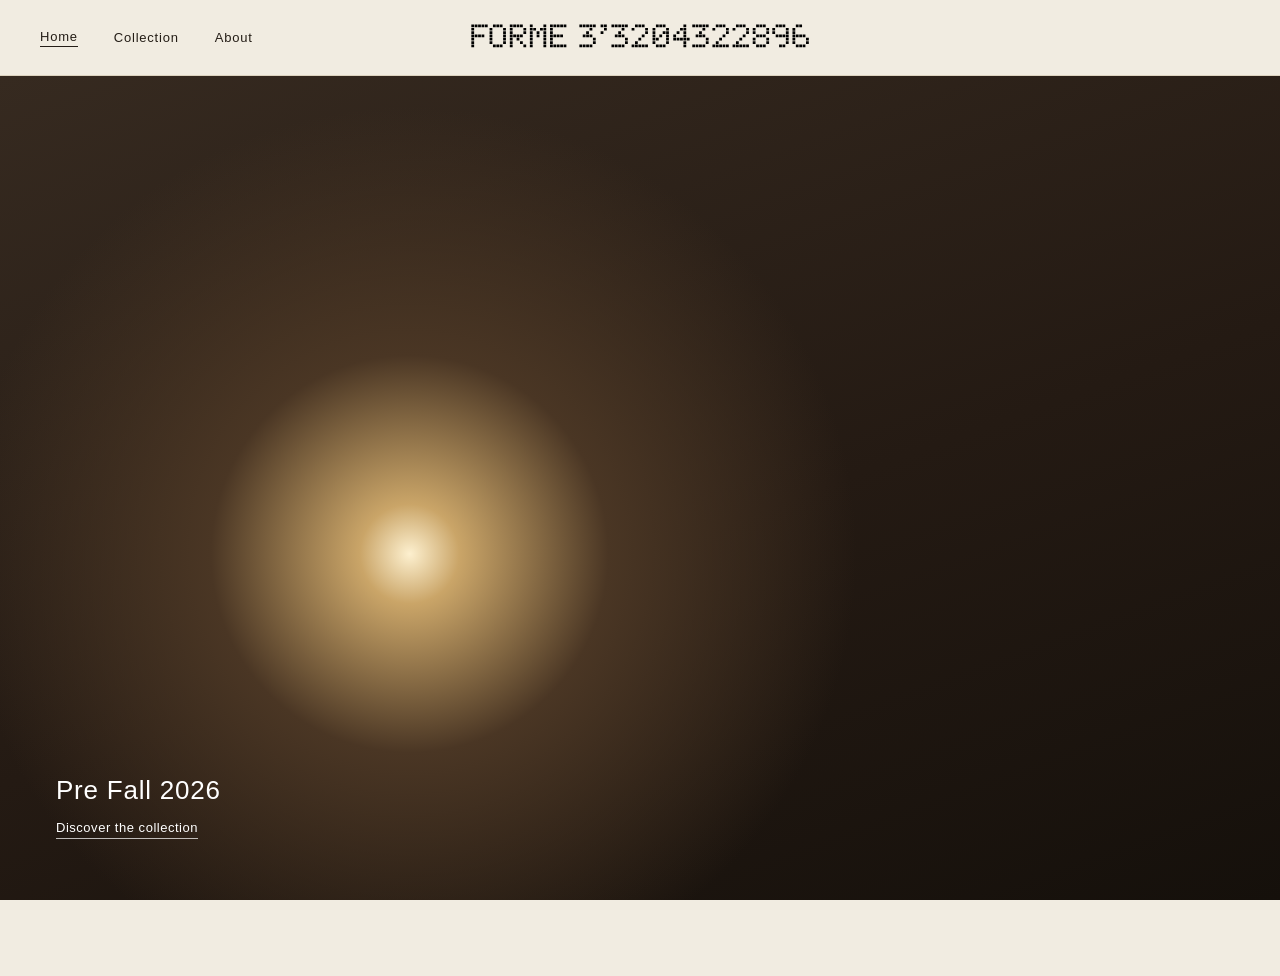
<file: index.html>
<!DOCTYPE html>
<html lang="en">
<head>
<meta charset="UTF-8">
<meta name="viewport" content="width=device-width, initial-scale=1.0">
<title>Maison — Home</title>
<link rel="stylesheet" href="style.css?v=17">
</head>
<body>

<nav class="site-nav">
  <div class="nav-links">
    <a href="index.html" class="active">Home</a>
    <div class="nav-item">
      <a href="collection.html">Collection</a>
      <div class="nav-dropdown">
            <a href="seasons/season-latest.html" class="latest">SS 26 (Latest Collection)</a>
        <a href="seasons/season-1.html">FW 2025</a>
        <a href="seasons/season-2.html">SS 2025</a>
        <a href="seasons/season-3.html">FW 2024</a>
        <a href="seasons/season-4.html">SS 2024</a>
        <a href="seasons/season-5.html">FW 2023</a>
      </div>
    </div>
    <a href="about.html">About</a>
  </div>
  <div class="logo"><a href="index.html"><img src="logo.svg" alt="Logo" class="logo-img"></a></div>
</nav>

<div class="snap-wrap">

  <section class="snap-section section-intro">
    <div class="placeholder-landscape"></div>
    <video class="intro-video" autoplay muted loop playsinline preload="auto">
      <source src="videos/intro.mp4" type="video/mp4">
    </video>
    <div class="intro-scrim"></div>
    <h1>Forming austere simplicity since 2004.</h1>
    <div class="scroll-hint">SCROLL</div>
  </section>

  <section class="snap-section section-statement">
    <p>Every piece begins as an idea about volume, then a fabric,
    then a single line. We work slowly, in small numbers,
    for people who wear clothes rather than trends.</p>
  </section>

  <section class="snap-section section-latest">
    <div class="placeholder-photo"></div>
    <div class="season-caption">
      <p class="season-label">Pre Fall 2026</p>
      <a href="seasons/season-latest.html">Discover the collection</a>
    </div>
  </section>

</div>

</body>
</html>
</file>
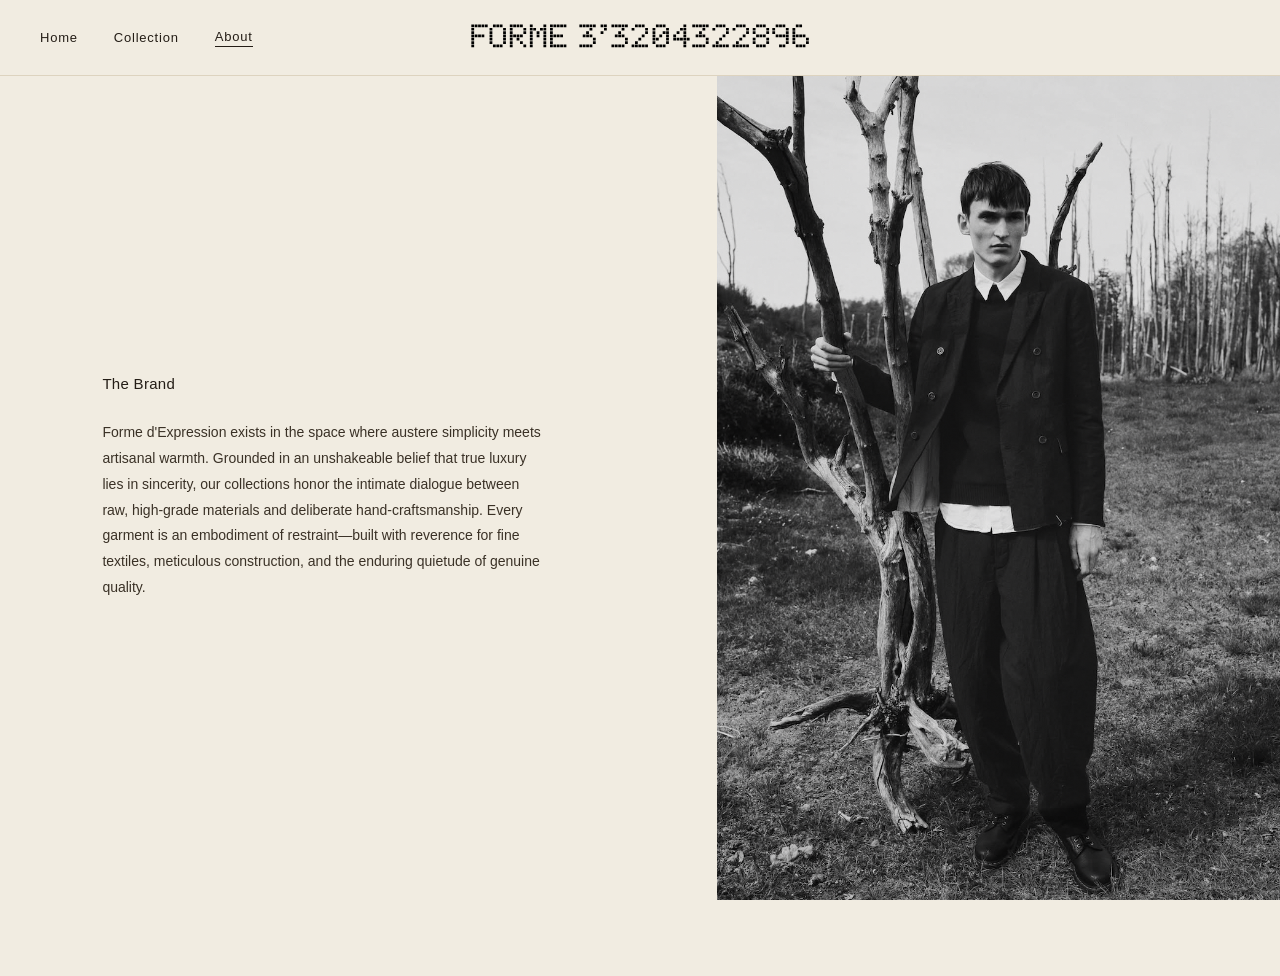
<file: about.html>
<!DOCTYPE html>
<html lang="en">
<head>
<meta charset="UTF-8">
<meta name="viewport" content="width=device-width, initial-scale=1.0">
<title>Maison — About</title>
<link rel="stylesheet" href="style.css?v=17">
</head>
<body>

<nav class="site-nav">
  <div class="nav-links">
    <a href="index.html">Home</a>
    <div class="nav-item">
      <a href="collection.html">Collection</a>
      <div class="nav-dropdown">
            <a href="seasons/season-latest.html" class="latest">SS 26 (Latest Collection)</a>
        <a href="seasons/season-1.html">FW 2025</a>
        <a href="seasons/season-2.html">SS 2025</a>
        <a href="seasons/season-3.html">FW 2024</a>
        <a href="seasons/season-4.html">SS 2024</a>
        <a href="seasons/season-5.html">FW 2023</a>
      </div>
    </div>
    <a href="about.html" class="active">About</a>
  </div>
  <div class="logo"><a href="index.html"><img src="logo.svg" alt="Logo" class="logo-img"></a></div>
</nav>

<main class="page about-page">
  <div class="about-text">
    <div class="about-text-inner">
      <h1>The Brand</h1>
      <p>Forme d'Expression exists in the space where austere simplicity
      meets artisanal warmth. Grounded in an unshakeable belief that true
      luxury lies in sincerity, our collections honor the intimate
      dialogue between raw, high-grade materials and deliberate
      hand-craftsmanship. Every garment is an embodiment of
      restraint—built with reverence for fine textiles, meticulous
      construction, and the enduring quietude of genuine quality.</p>
    </div>
  </div>
  <div class="about-photo">
    <img src="images/about.jpg" alt="">
  </div>
</main>

</body>
</html>
</file>
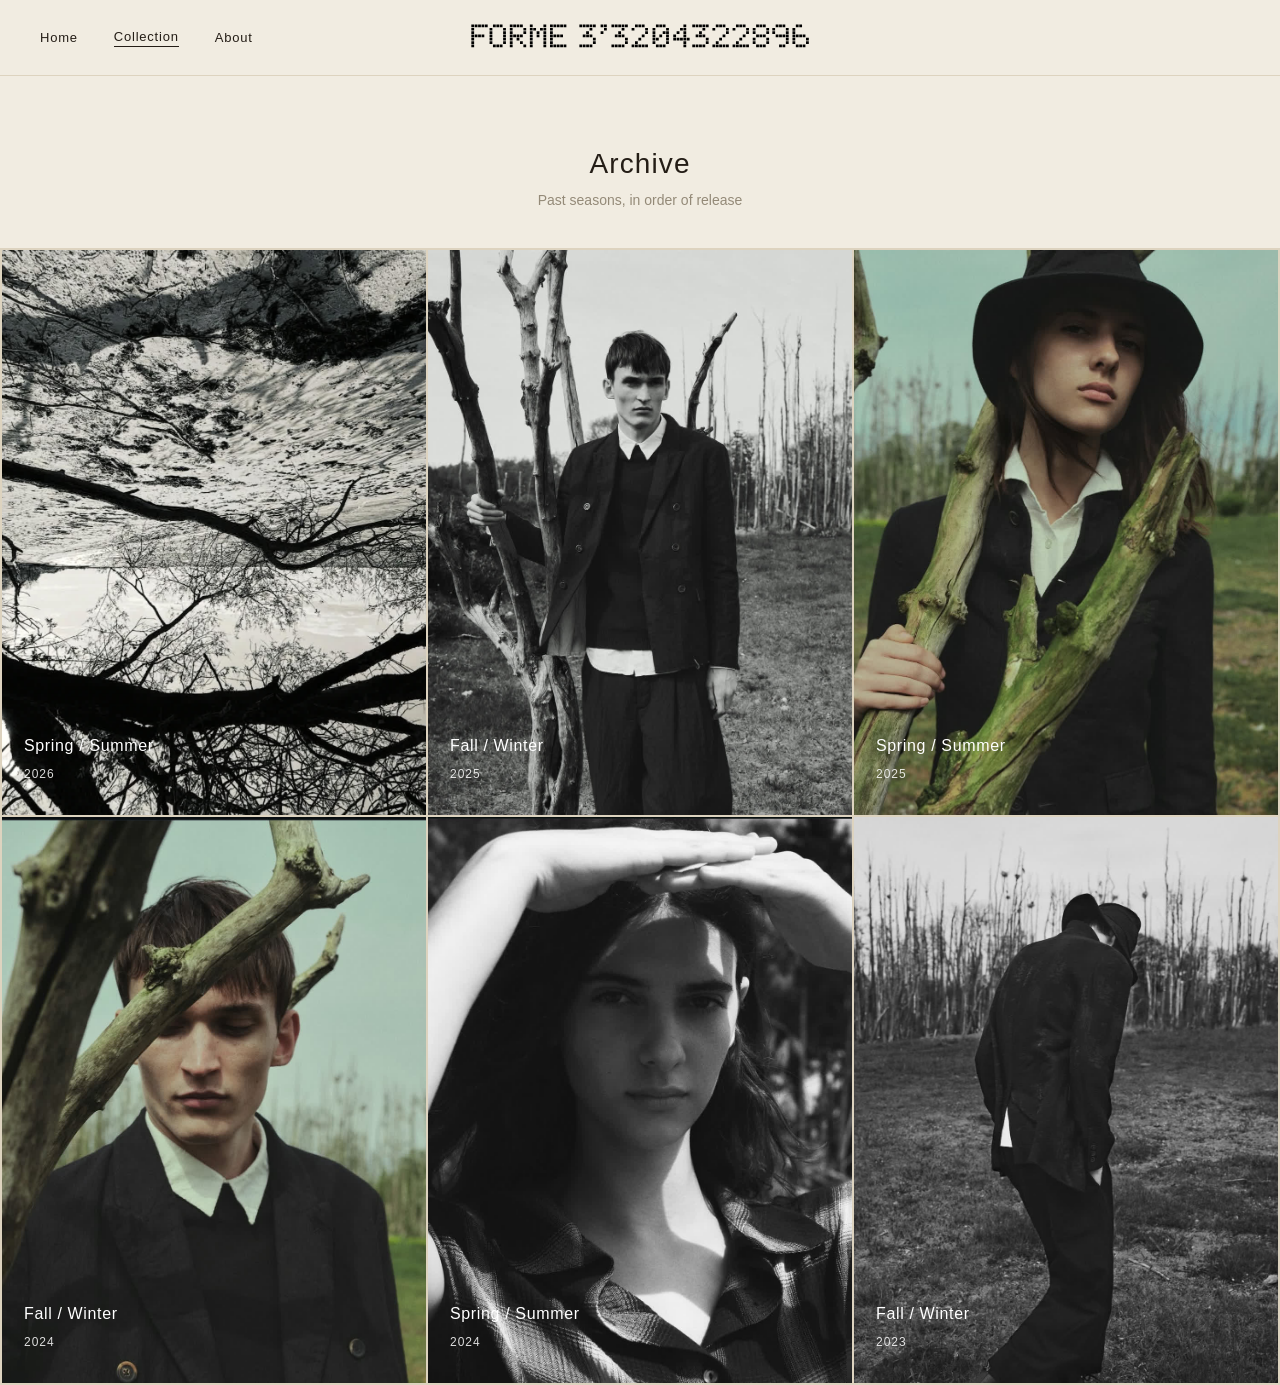
<file: collection.html>
<!DOCTYPE html>
<html lang="en">
<head>
<meta charset="UTF-8">
<meta name="viewport" content="width=device-width, initial-scale=1.0">
<title>Maison — Collection</title>
<link rel="stylesheet" href="style.css?v=17">
</head>
<body>

<nav class="site-nav">
  <div class="nav-links">
    <a href="index.html">Home</a>
    <div class="nav-item">
      <a href="collection.html" class="active">Collection</a>
      <div class="nav-dropdown">
            <a href="seasons/season-latest.html" class="latest">SS 26 (Latest Collection)</a>
        <a href="seasons/season-1.html">FW 2025</a>
        <a href="seasons/season-2.html">SS 2025</a>
        <a href="seasons/season-3.html">FW 2024</a>
        <a href="seasons/season-4.html">SS 2024</a>
        <a href="seasons/season-5.html">FW 2023</a>
      </div>
    </div>
    <a href="about.html">About</a>
  </div>
  <div class="logo"><a href="index.html"><img src="logo.svg" alt="Logo" class="logo-img"></a></div>
</nav>

<main class="page">

  <div class="collection-header">
    <h1>Archive</h1>
    <p>Past seasons, in order of release</p>
  </div>

  <div class="archive-grid">

    <a class="archive-card" href="seasons/season-latest.html">
      <img class="archive-photo" src="images/seasons/nature_canopy.jpg" alt="">
      <div class="card-caption">
        <p class="season-name">Spring / Summer</p>
        <p class="season-year">2026</p>
      </div>
    </a>

    <a class="archive-card" href="seasons/season-1.html">
      <img class="archive-photo" src="images/seasons/bw_standing_tree.jpg" alt="">
      <div class="card-caption">
        <p class="season-name">Fall / Winter</p>
        <p class="season-year">2025</p>
      </div>
    </a>

    <a class="archive-card" href="seasons/season-2.html">
      <img class="archive-photo" src="images/seasons/color_hat_branches.jpg" alt="">
      <div class="card-caption">
        <p class="season-name">Spring / Summer</p>
        <p class="season-year">2025</p>
      </div>
    </a>

    <a class="archive-card" href="seasons/season-3.html">
      <img class="archive-photo" src="images/seasons/color_branch_head.jpg" alt="">
      <div class="card-caption">
        <p class="season-name">Fall / Winter</p>
        <p class="season-year">2024</p>
      </div>
    </a>

    <a class="archive-card" href="seasons/season-4.html">
      <img class="archive-photo" src="images/seasons/portrait_plaid.jpg" alt="">
      <div class="card-caption">
        <p class="season-name">Spring / Summer</p>
        <p class="season-year">2024</p>
      </div>
    </a>

    <a class="archive-card" href="seasons/season-5.html">
      <img class="archive-photo" src="images/seasons/bw_walking_away.jpg" alt="">
      <div class="card-caption">
        <p class="season-name">Fall / Winter</p>
        <p class="season-year">2023</p>
      </div>
    </a>

  </div>

</main>

</body>
</html>
</file>
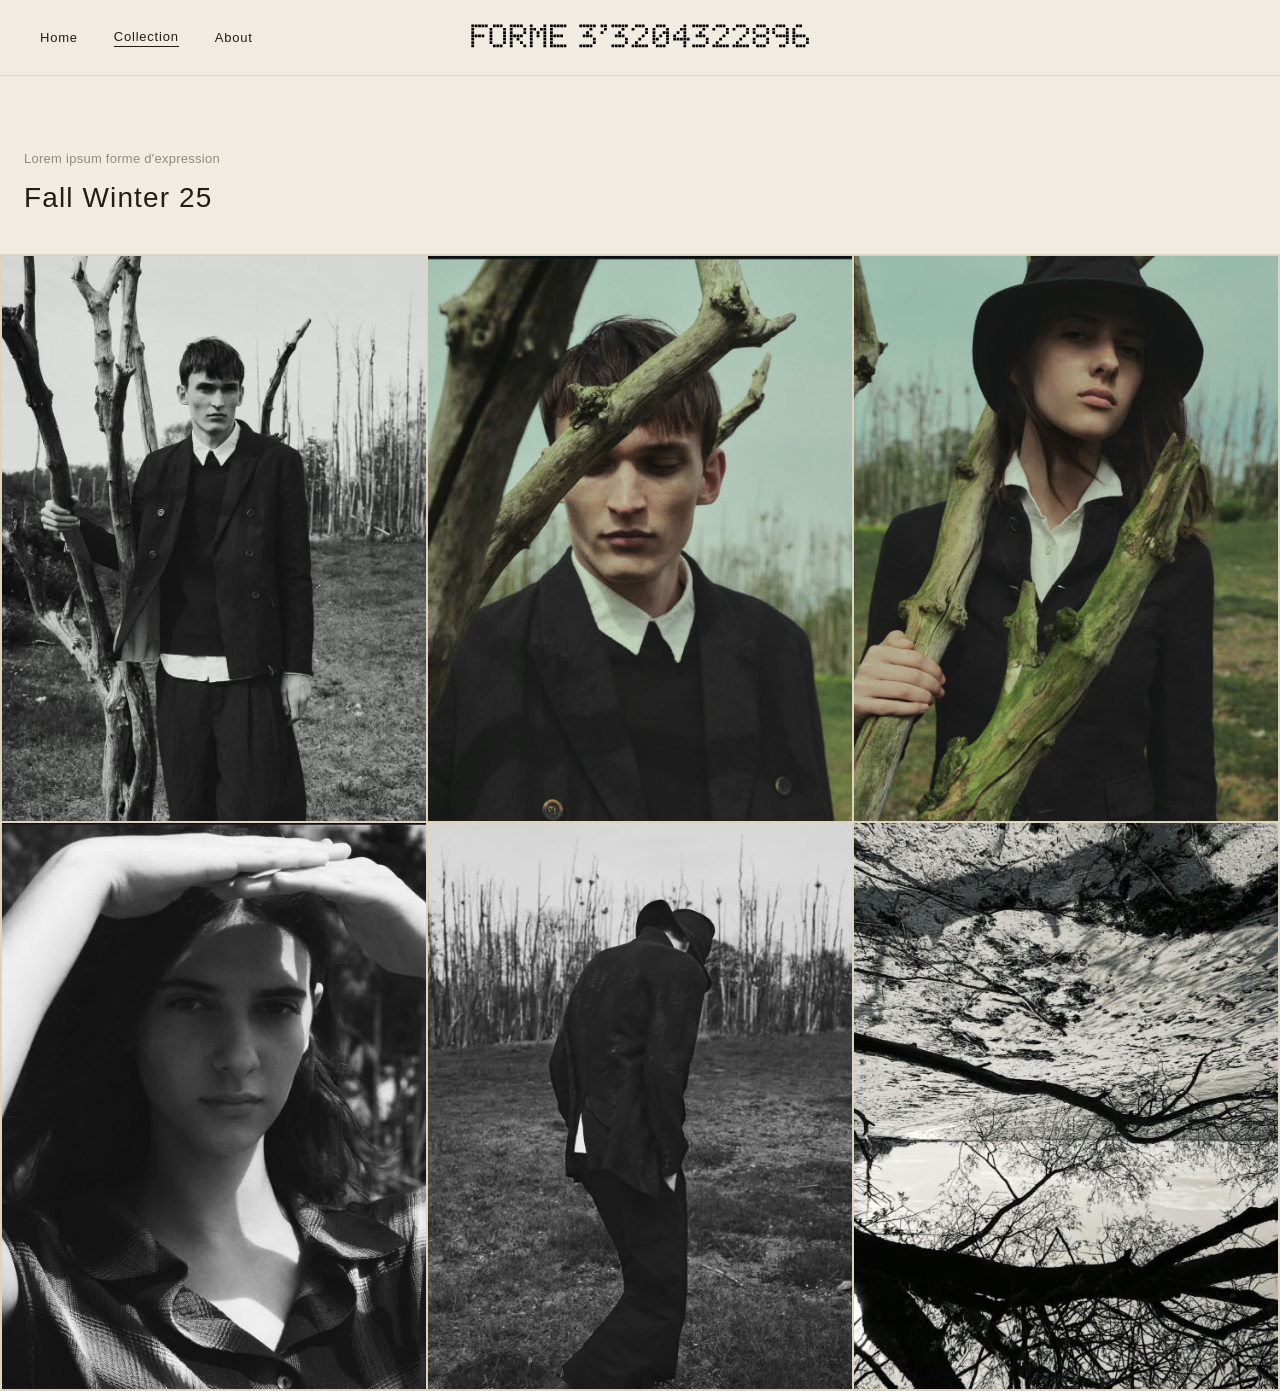
<file: seasons/season-1.html>
<!DOCTYPE html>
<html lang="en">
<head>
<meta charset="UTF-8">
<meta name="viewport" content="width=device-width, initial-scale=1.0">
<title>Forme d'Expression — Fall Winter 25</title>
<link rel="stylesheet" href="../style.css?v=17">
</head>
<body>

<nav class="site-nav">
  <div class="nav-links">
    <a href="../index.html">Home</a>
    <div class="nav-item">
      <a href="../collection.html" class="active">Collection</a>
      <div class="nav-dropdown">
            <a href="season-latest.html" class="latest">SS 26 (Latest Collection)</a>
        <a href="season-1.html">FW 2025</a>
        <a href="season-2.html">SS 2025</a>
        <a href="season-3.html">FW 2024</a>
        <a href="season-4.html">SS 2024</a>
        <a href="season-5.html">FW 2023</a>
      </div>
    </div>
    <a href="../about.html">About</a>
  </div>
  <div class="logo"><a href="../index.html"><img src="../logo.svg" alt="Logo" class="logo-img"></a></div>
</nav>

<main class="page season-page">
  <div class="season-header">
    <p class="season-kicker">Lorem ipsum forme d'expression</p>
    <h1>Fall Winter 25</h1>
  </div>
  <div class="season-grid">
    <div class="season-photo"><img src="../images/seasons/bw_standing_tree.jpg" alt=""></div>
    <div class="season-photo"><img src="../images/seasons/color_branch_head.jpg" alt=""></div>
    <div class="season-photo"><img src="../images/seasons/color_hat_branches.jpg" alt=""></div>
    <div class="season-photo"><img src="../images/seasons/portrait_plaid.jpg" alt=""></div>
    <div class="season-photo"><img src="../images/seasons/bw_walking_away.jpg" alt=""></div>
    <div class="season-photo"><img src="../images/seasons/nature_canopy.jpg" alt=""></div>
  </div>
</main>

</body>
</html>
</file>
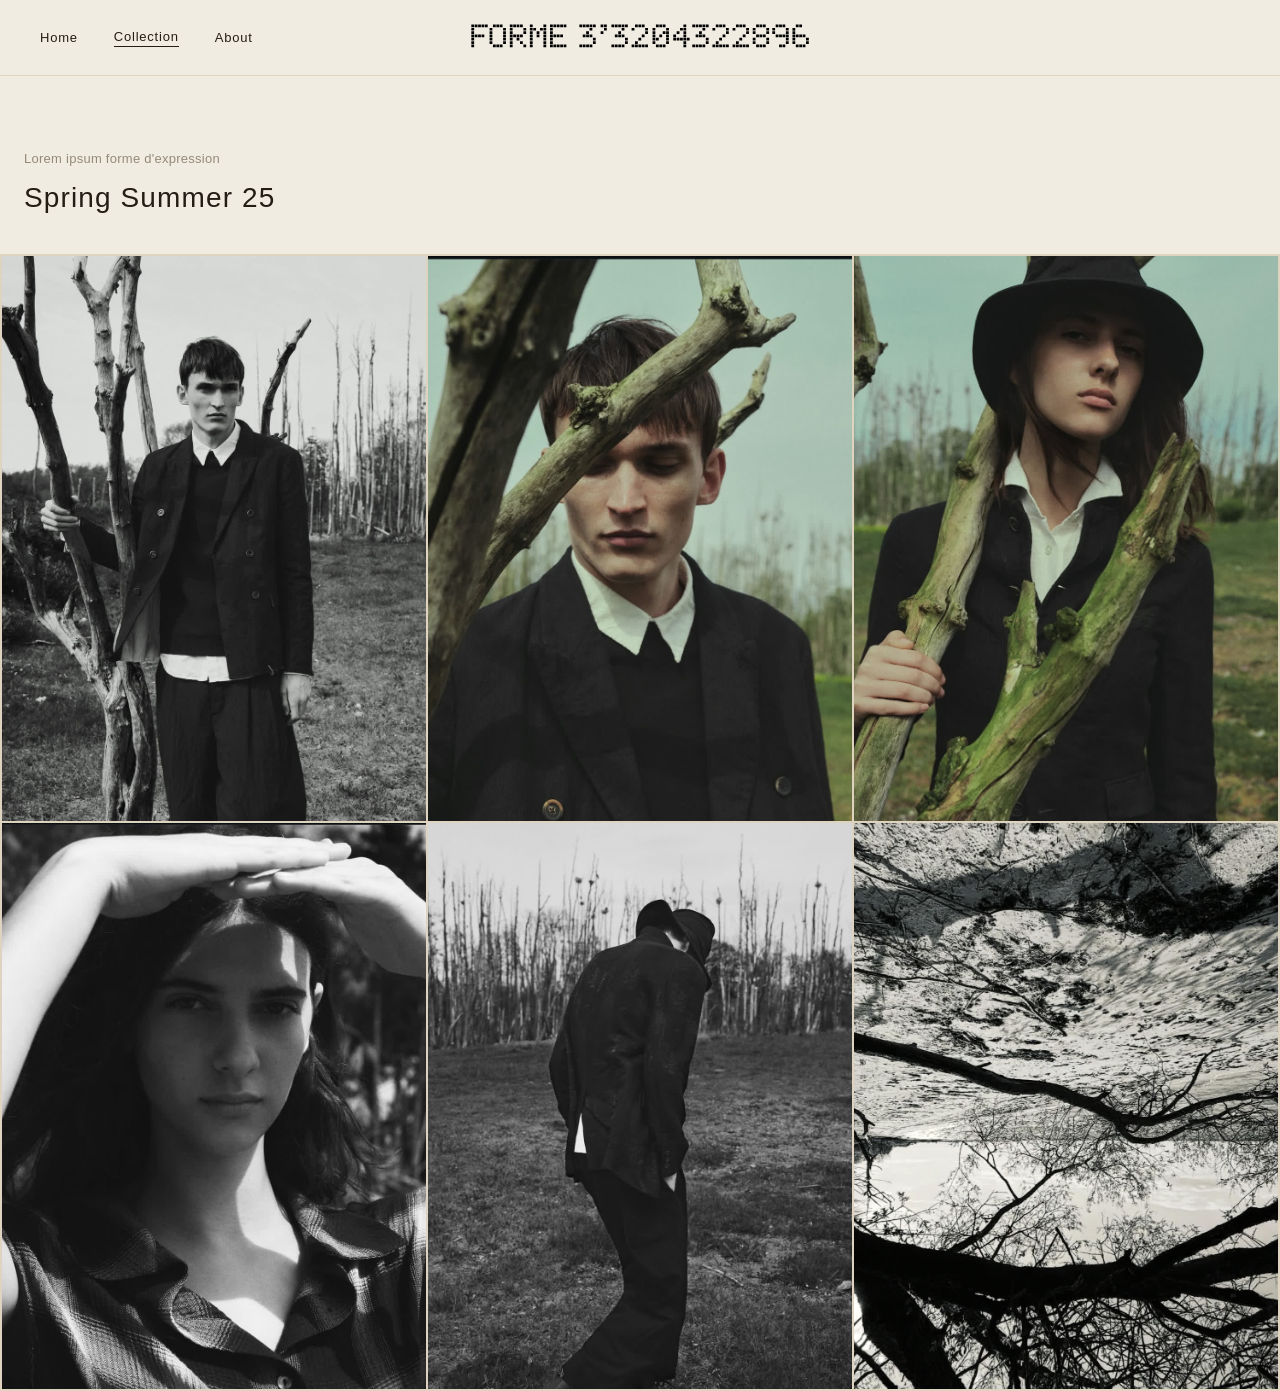
<file: seasons/season-2.html>
<!DOCTYPE html>
<html lang="en">
<head>
<meta charset="UTF-8">
<meta name="viewport" content="width=device-width, initial-scale=1.0">
<title>Forme d'Expression — Spring Summer 25</title>
<link rel="stylesheet" href="../style.css?v=17">
</head>
<body>

<nav class="site-nav">
  <div class="nav-links">
    <a href="../index.html">Home</a>
    <div class="nav-item">
      <a href="../collection.html" class="active">Collection</a>
      <div class="nav-dropdown">
            <a href="season-latest.html" class="latest">SS 26 (Latest Collection)</a>
        <a href="season-1.html">FW 2025</a>
        <a href="season-2.html">SS 2025</a>
        <a href="season-3.html">FW 2024</a>
        <a href="season-4.html">SS 2024</a>
        <a href="season-5.html">FW 2023</a>
      </div>
    </div>
    <a href="../about.html">About</a>
  </div>
  <div class="logo"><a href="../index.html"><img src="../logo.svg" alt="Logo" class="logo-img"></a></div>
</nav>

<main class="page season-page">
  <div class="season-header">
    <p class="season-kicker">Lorem ipsum forme d'expression</p>
    <h1>Spring Summer 25</h1>
  </div>
  <div class="season-grid">
    <div class="season-photo"><img src="../images/seasons/bw_standing_tree.jpg" alt=""></div>
    <div class="season-photo"><img src="../images/seasons/color_branch_head.jpg" alt=""></div>
    <div class="season-photo"><img src="../images/seasons/color_hat_branches.jpg" alt=""></div>
    <div class="season-photo"><img src="../images/seasons/portrait_plaid.jpg" alt=""></div>
    <div class="season-photo"><img src="../images/seasons/bw_walking_away.jpg" alt=""></div>
    <div class="season-photo"><img src="../images/seasons/nature_canopy.jpg" alt=""></div>
  </div>
</main>

</body>
</html>
</file>
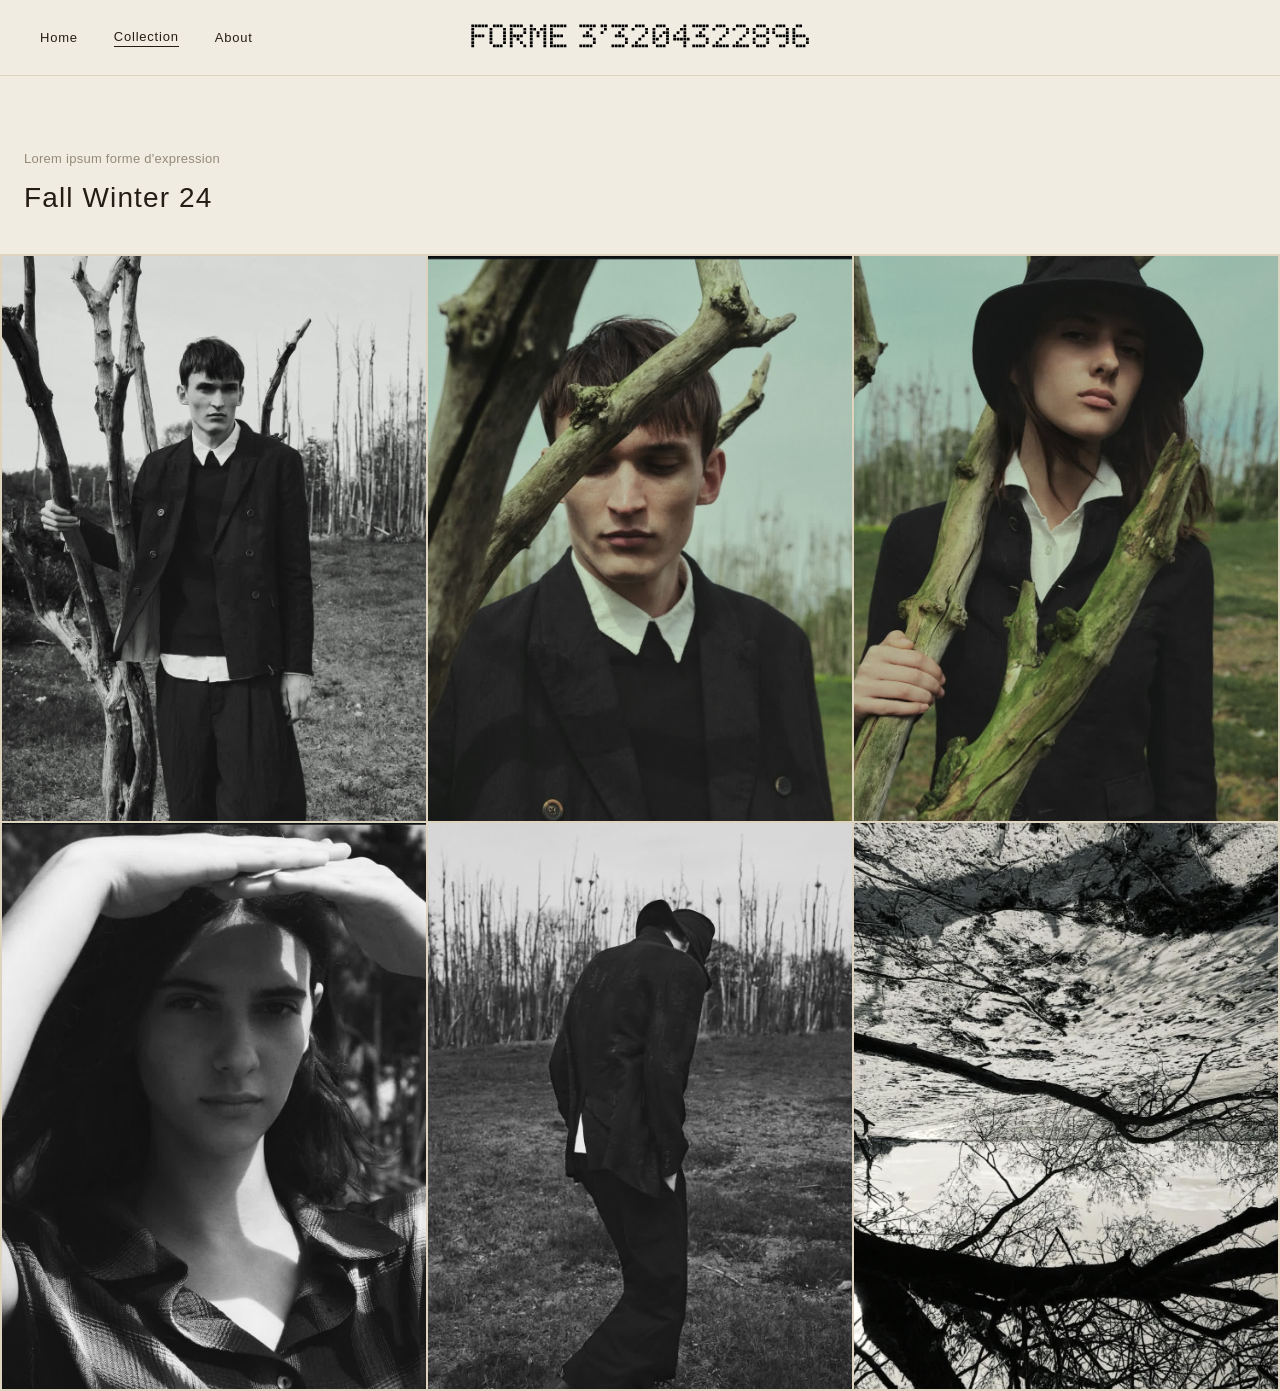
<file: seasons/season-3.html>
<!DOCTYPE html>
<html lang="en">
<head>
<meta charset="UTF-8">
<meta name="viewport" content="width=device-width, initial-scale=1.0">
<title>Forme d'Expression — Fall Winter 24</title>
<link rel="stylesheet" href="../style.css?v=17">
</head>
<body>

<nav class="site-nav">
  <div class="nav-links">
    <a href="../index.html">Home</a>
    <div class="nav-item">
      <a href="../collection.html" class="active">Collection</a>
      <div class="nav-dropdown">
            <a href="season-latest.html" class="latest">SS 26 (Latest Collection)</a>
        <a href="season-1.html">FW 2025</a>
        <a href="season-2.html">SS 2025</a>
        <a href="season-3.html">FW 2024</a>
        <a href="season-4.html">SS 2024</a>
        <a href="season-5.html">FW 2023</a>
      </div>
    </div>
    <a href="../about.html">About</a>
  </div>
  <div class="logo"><a href="../index.html"><img src="../logo.svg" alt="Logo" class="logo-img"></a></div>
</nav>

<main class="page season-page">
  <div class="season-header">
    <p class="season-kicker">Lorem ipsum forme d'expression</p>
    <h1>Fall Winter 24</h1>
  </div>
  <div class="season-grid">
    <div class="season-photo"><img src="../images/seasons/bw_standing_tree.jpg" alt=""></div>
    <div class="season-photo"><img src="../images/seasons/color_branch_head.jpg" alt=""></div>
    <div class="season-photo"><img src="../images/seasons/color_hat_branches.jpg" alt=""></div>
    <div class="season-photo"><img src="../images/seasons/portrait_plaid.jpg" alt=""></div>
    <div class="season-photo"><img src="../images/seasons/bw_walking_away.jpg" alt=""></div>
    <div class="season-photo"><img src="../images/seasons/nature_canopy.jpg" alt=""></div>
  </div>
</main>

</body>
</html>
</file>
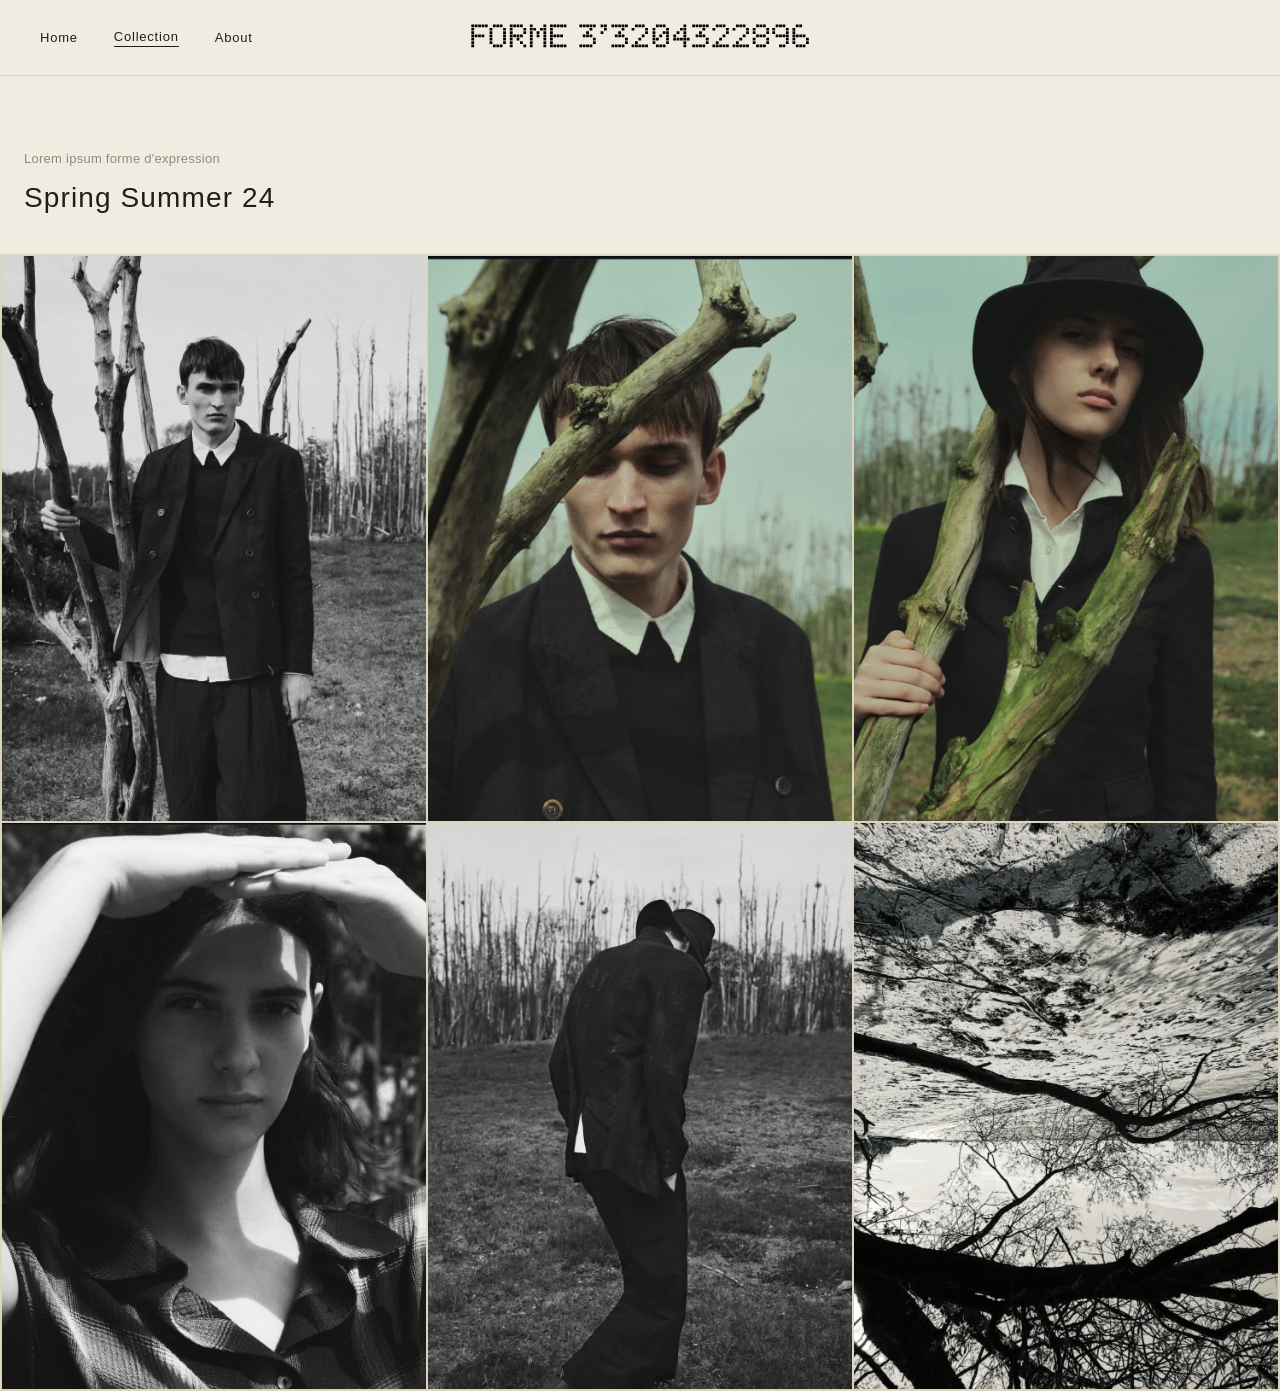
<file: seasons/season-4.html>
<!DOCTYPE html>
<html lang="en">
<head>
<meta charset="UTF-8">
<meta name="viewport" content="width=device-width, initial-scale=1.0">
<title>Forme d'Expression — Spring Summer 24</title>
<link rel="stylesheet" href="../style.css?v=17">
</head>
<body>

<nav class="site-nav">
  <div class="nav-links">
    <a href="../index.html">Home</a>
    <div class="nav-item">
      <a href="../collection.html" class="active">Collection</a>
      <div class="nav-dropdown">
            <a href="season-latest.html" class="latest">SS 26 (Latest Collection)</a>
        <a href="season-1.html">FW 2025</a>
        <a href="season-2.html">SS 2025</a>
        <a href="season-3.html">FW 2024</a>
        <a href="season-4.html">SS 2024</a>
        <a href="season-5.html">FW 2023</a>
      </div>
    </div>
    <a href="../about.html">About</a>
  </div>
  <div class="logo"><a href="../index.html"><img src="../logo.svg" alt="Logo" class="logo-img"></a></div>
</nav>

<main class="page season-page">
  <div class="season-header">
    <p class="season-kicker">Lorem ipsum forme d'expression</p>
    <h1>Spring Summer 24</h1>
  </div>
  <div class="season-grid">
    <div class="season-photo"><img src="../images/seasons/bw_standing_tree.jpg" alt=""></div>
    <div class="season-photo"><img src="../images/seasons/color_branch_head.jpg" alt=""></div>
    <div class="season-photo"><img src="../images/seasons/color_hat_branches.jpg" alt=""></div>
    <div class="season-photo"><img src="../images/seasons/portrait_plaid.jpg" alt=""></div>
    <div class="season-photo"><img src="../images/seasons/bw_walking_away.jpg" alt=""></div>
    <div class="season-photo"><img src="../images/seasons/nature_canopy.jpg" alt=""></div>
  </div>
</main>

</body>
</html>
</file>
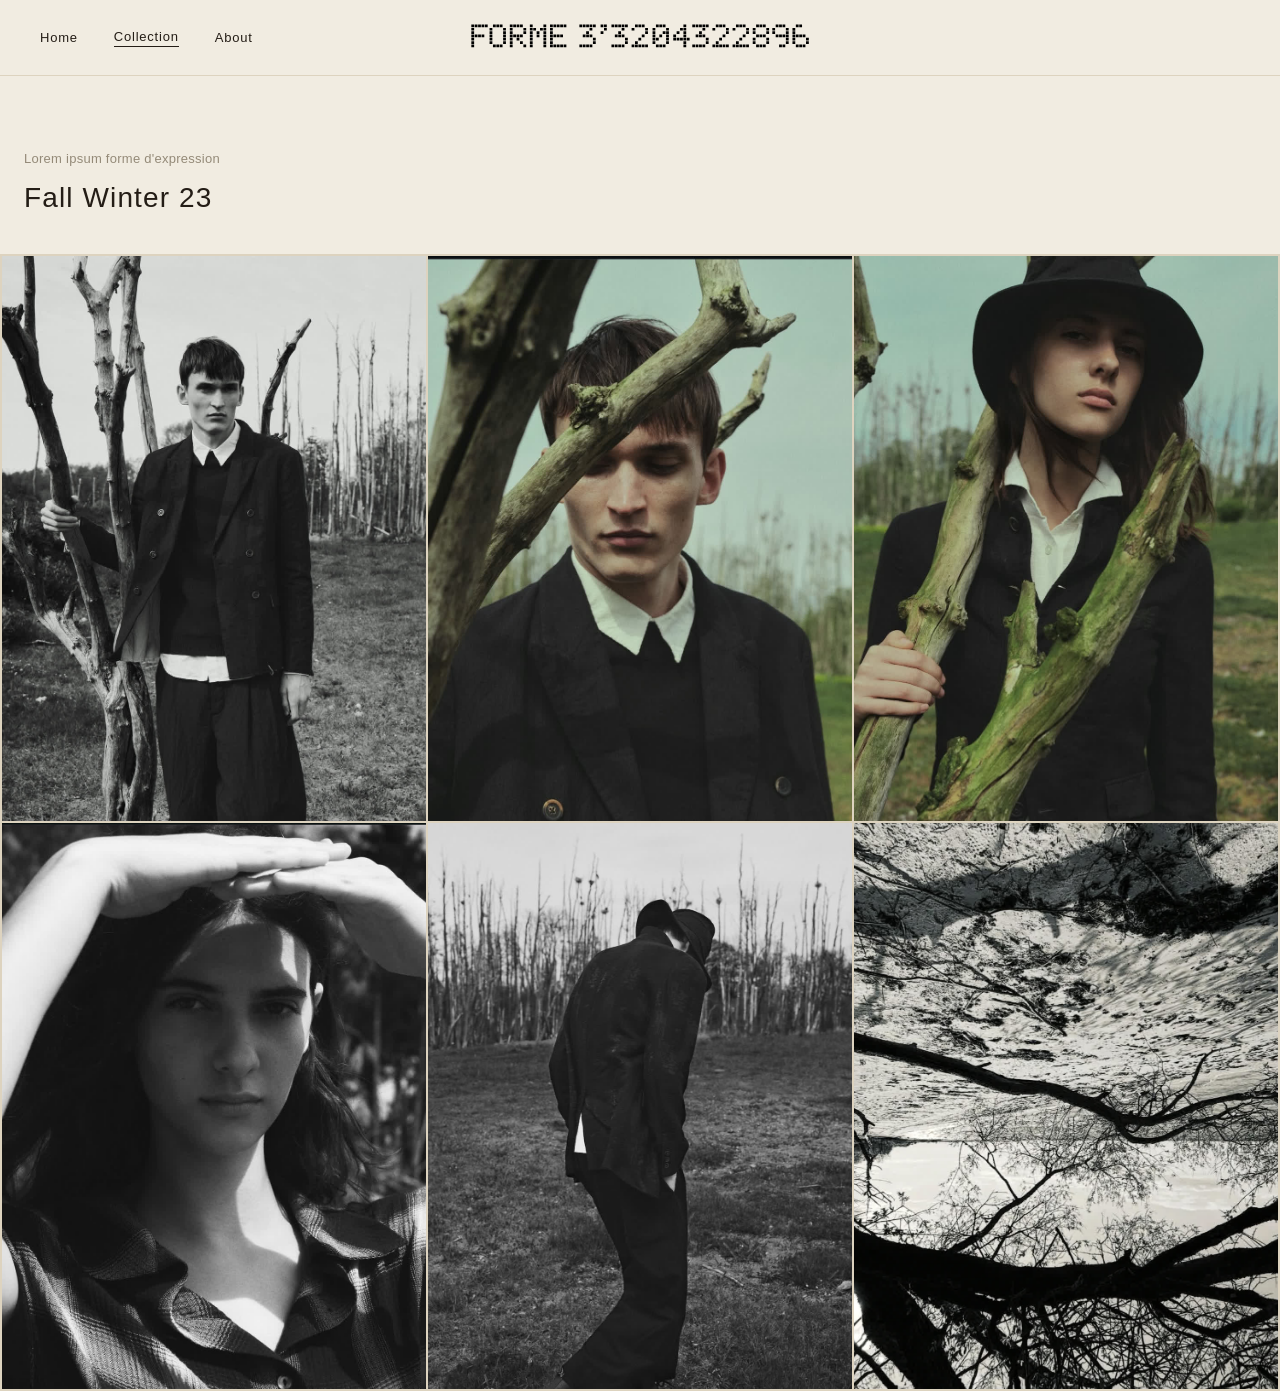
<file: seasons/season-5.html>
<!DOCTYPE html>
<html lang="en">
<head>
<meta charset="UTF-8">
<meta name="viewport" content="width=device-width, initial-scale=1.0">
<title>Forme d'Expression — Fall Winter 23</title>
<link rel="stylesheet" href="../style.css?v=17">
</head>
<body>

<nav class="site-nav">
  <div class="nav-links">
    <a href="../index.html">Home</a>
    <div class="nav-item">
      <a href="../collection.html" class="active">Collection</a>
      <div class="nav-dropdown">
            <a href="season-latest.html" class="latest">SS 26 (Latest Collection)</a>
        <a href="season-1.html">FW 2025</a>
        <a href="season-2.html">SS 2025</a>
        <a href="season-3.html">FW 2024</a>
        <a href="season-4.html">SS 2024</a>
        <a href="season-5.html">FW 2023</a>
      </div>
    </div>
    <a href="../about.html">About</a>
  </div>
  <div class="logo"><a href="../index.html"><img src="../logo.svg" alt="Logo" class="logo-img"></a></div>
</nav>

<main class="page season-page">
  <div class="season-header">
    <p class="season-kicker">Lorem ipsum forme d'expression</p>
    <h1>Fall Winter 23</h1>
  </div>
  <div class="season-grid">
    <div class="season-photo"><img src="../images/seasons/bw_standing_tree.jpg" alt=""></div>
    <div class="season-photo"><img src="../images/seasons/color_branch_head.jpg" alt=""></div>
    <div class="season-photo"><img src="../images/seasons/color_hat_branches.jpg" alt=""></div>
    <div class="season-photo"><img src="../images/seasons/portrait_plaid.jpg" alt=""></div>
    <div class="season-photo"><img src="../images/seasons/bw_walking_away.jpg" alt=""></div>
    <div class="season-photo"><img src="../images/seasons/nature_canopy.jpg" alt=""></div>
  </div>
</main>

</body>
</html>
</file>
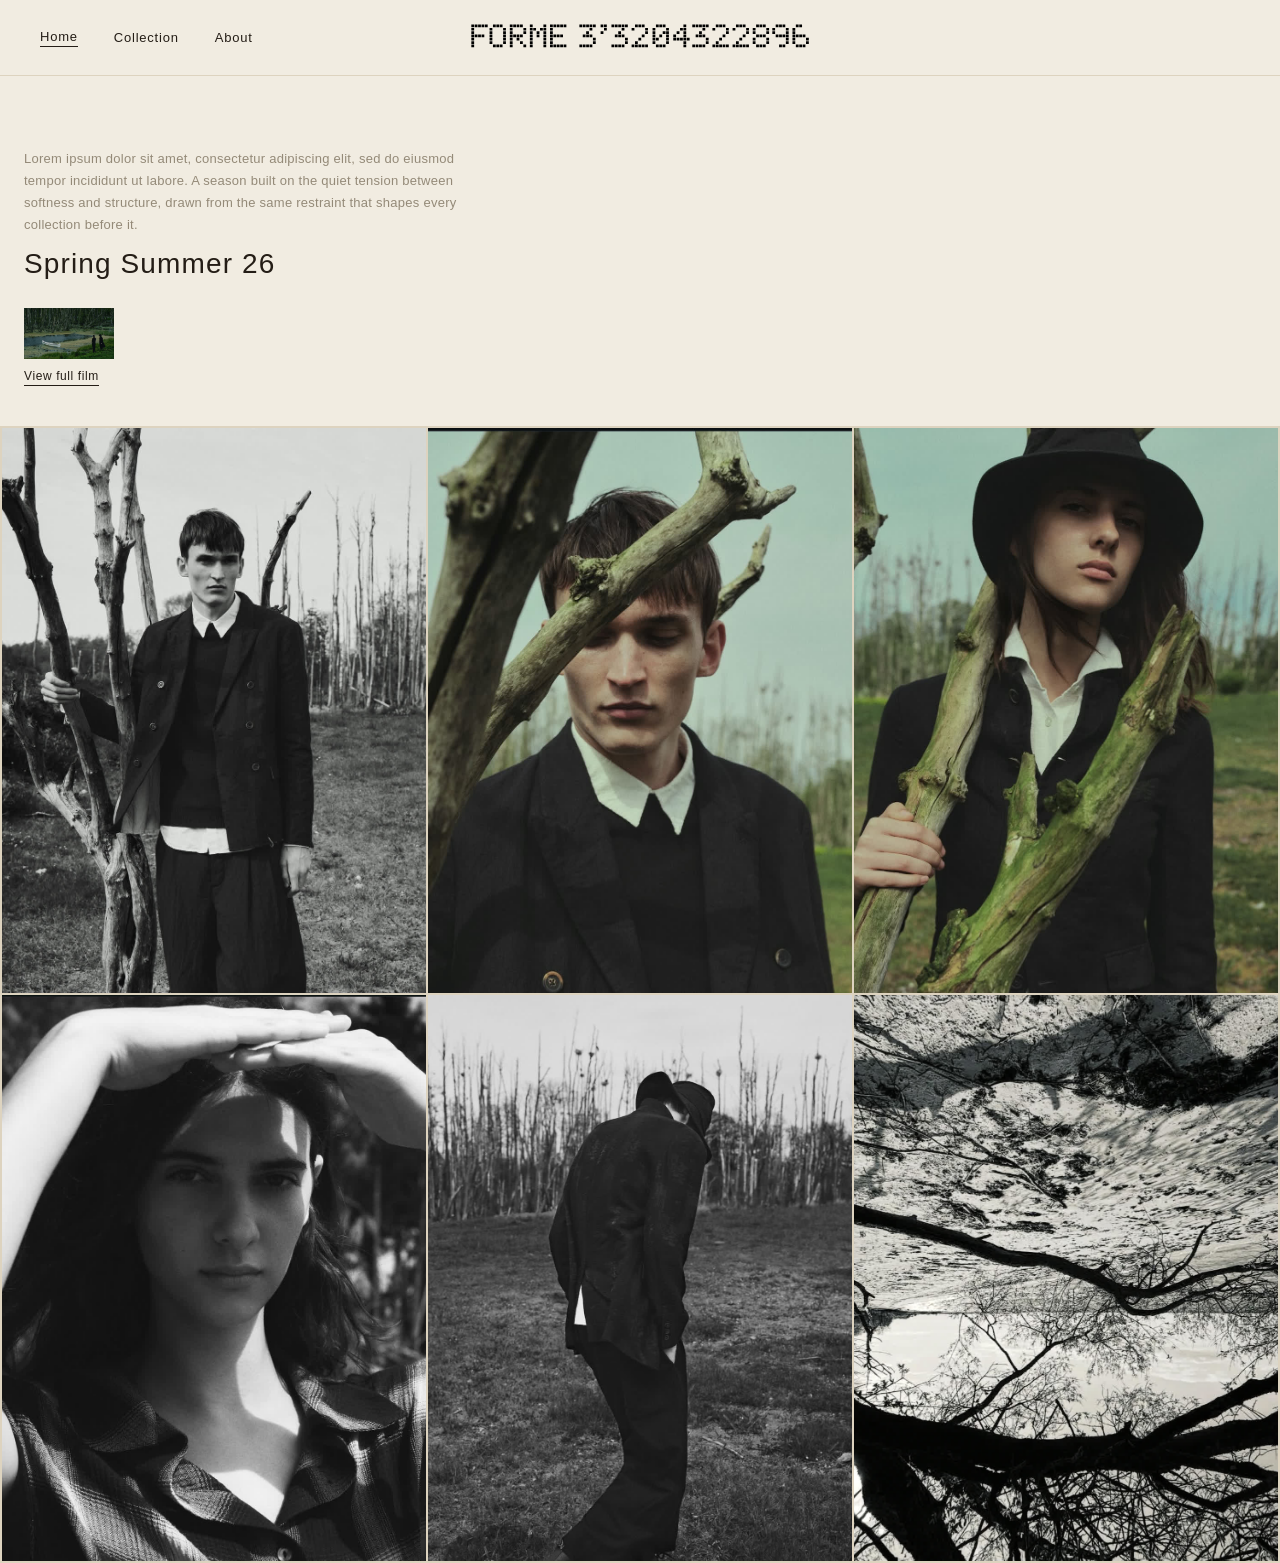
<file: seasons/season-latest.html>
<!DOCTYPE html>
<html lang="en">
<head>
<meta charset="UTF-8">
<meta name="viewport" content="width=device-width, initial-scale=1.0">
<title>Forme d'Expression — Spring Summer 26</title>
<link rel="stylesheet" href="../style.css?v=17">
</head>
<body>

<nav class="site-nav">
  <div class="nav-links">
    <a href="../index.html" class="active">Home</a>
    <div class="nav-item">
      <a href="../collection.html">Collection</a>
      <div class="nav-dropdown">
            <a href="season-latest.html" class="latest">SS 26 (Latest Collection)</a>
        <a href="season-1.html">FW 2025</a>
        <a href="season-2.html">SS 2025</a>
        <a href="season-3.html">FW 2024</a>
        <a href="season-4.html">SS 2024</a>
        <a href="season-5.html">FW 2023</a>
      </div>
    </div>
    <a href="../about.html">About</a>
  </div>
  <div class="logo"><a href="../index.html"><img src="../logo.svg" alt="Logo" class="logo-img"></a></div>
</nav>

<main class="page season-page">
  <div class="season-header">
    <p class="season-kicker">Lorem ipsum dolor sit amet, consectetur adipiscing elit,
    sed do eiusmod tempor incididunt ut labore. A season built on the
    quiet tension between softness and structure, drawn from the same
    restraint that shapes every collection before it.</p>
    <h1>Spring Summer 26</h1>

    <a href="#film-modal" class="film-preview">
      <img src="../images/seasons/film-thumb.jpg" alt="" class="film-thumb">
      <span class="film-preview-label">View full film</span>
    </a>
  </div>
  <div class="season-grid">
    <div class="season-photo"><img src="../images/seasons/bw_standing_tree.jpg" alt=""></div>
    <div class="season-photo"><img src="../images/seasons/color_branch_head.jpg" alt=""></div>
    <div class="season-photo"><img src="../images/seasons/color_hat_branches.jpg" alt=""></div>
    <div class="season-photo"><img src="../images/seasons/portrait_plaid.jpg" alt=""></div>
    <div class="season-photo"><img src="../images/seasons/bw_walking_away.jpg" alt=""></div>
    <div class="season-photo"><img src="../images/seasons/nature_canopy.jpg" alt=""></div>
  </div>
</main>

<div id="film-modal" class="film-modal">
  <a href="#" class="film-modal-backdrop" aria-label="Close film"></a>
  <div class="film-modal-content">
    <a href="#" class="film-modal-close">Close ✕</a>
    <div class="film-video-wrap">
      <video autoplay muted loop playsinline preload="auto">
        <source src="../videos/intro.mp4" type="video/mp4">
      </video>

      <button type="button" class="film-control film-mute is-muted" aria-label="Toggle sound">
        <svg viewBox="0 0 24 24" fill="none" stroke="currentColor" stroke-width="1.6" stroke-linecap="round" stroke-linejoin="round">
          <path d="M3 9v6h4l5 5V4L7 9H3z" fill="currentColor" stroke="none"/>
          <g class="waves">
            <path d="M16 8.5a5 5 0 0 1 0 7"/>
            <path d="M18.5 6a8.5 8.5 0 0 1 0 12"/>
          </g>
          <g class="mute-line">
            <path d="M16 9l5 6M21 9l-5 6"/>
          </g>
        </svg>
      </button>

      <button type="button" class="film-control film-fullscreen" aria-label="View full screen">
        <svg viewBox="0 0 24 24" fill="none" stroke="currentColor" stroke-width="1.6" stroke-linecap="round" stroke-linejoin="round">
          <rect x="4" y="6" width="16" height="12" rx="1"/>
        </svg>
      </button>
    </div>
    <div class="film-credits">
      <p>Directed and filmed by Johan Sandberg</p>
      <p>DOP Olof Osterlind</p>
      <p>Featuring Dora Melynte-Amdaa, Alexander Bogner</p>
      <p>Music Anders Lund</p>
      <p>&copy; 2025 Factory of Faith Srl</p>
    </div>
  </div>
</div>

<script>
  (function () {
    var wrap = document.querySelector('.film-video-wrap');
    if (!wrap) return;
    var video = wrap.querySelector('video');
    var muteBtn = wrap.querySelector('.film-mute');
    var fsBtn = wrap.querySelector('.film-fullscreen');

    muteBtn.addEventListener('click', function () {
      video.muted = !video.muted;
      muteBtn.classList.toggle('is-muted', video.muted);
    });

    fsBtn.addEventListener('click', function () {
      if (video.requestFullscreen) video.requestFullscreen();
      else if (video.webkitRequestFullscreen) video.webkitRequestFullscreen();
      else if (video.webkitEnterFullscreen) video.webkitEnterFullscreen();
    });
  })();
</script>

</body>
</html>
</file>
<file: style.css>
/* ---------- Base ---------- */
:root {
  --nav-height: 76px;
  --ink: #241d16;
  --paper: #f1ece1;
  --line: #ddd3bf;
  --muted: #948a78;
  --glow: #fdf0cf;
}

* {
  box-sizing: border-box;
}

html, body {
  margin: 0;
  padding: 0;
  height: 100%;
}

body {
  font-family: "Helvetica Neue", Helvetica, Arial, sans-serif;
  font-weight: 300;
  color: var(--ink);
  background: var(--paper);
  -webkit-font-smoothing: antialiased;
}

a {
  color: inherit;
  text-decoration: none;
}

/* ---------- Nav ---------- */
.site-nav {
  position: fixed;
  top: 0;
  left: 0;
  right: 0;
  height: var(--nav-height);
  background: var(--paper);
  display: flex;
  align-items: center;
  justify-content: center;
  z-index: 100;
  border-bottom: 1px solid var(--line);
}

.site-nav .nav-links {
  position: absolute;
  left: 40px;
  display: flex;
  align-items: center;
  gap: 36px;
}

.site-nav .nav-links a {
  font-size: 13px;
  letter-spacing: 0.06em;
  font-weight: 300;
  color: var(--ink);
  transition: opacity 0.2s ease;
}

.site-nav .nav-links a:hover {
  opacity: 0.55;
}

.site-nav .nav-links a.active {
  border-bottom: 1px solid var(--ink);
  padding-bottom: 2px;
}

.nav-item {
  position: relative;
  display: flex;
  align-items: center;
  height: var(--nav-height);
}

.nav-dropdown {
  position: absolute;
  top: 100%;
  left: 0;
  min-width: 220px;
  background: var(--paper);
  border: 1px solid var(--line);
  border-top: none;
  box-shadow: 0 12px 24px rgba(20, 15, 8, 0.08);
  padding: 14px 0;
  display: flex;
  flex-direction: column;
  opacity: 0;
  visibility: hidden;
  transform: translateY(-6px);
  transition: opacity 0.2s ease, transform 0.2s ease, visibility 0.2s;
  z-index: 200;
}

.nav-item:hover .nav-dropdown {
  opacity: 1;
  visibility: visible;
  transform: translateY(0);
}

.nav-dropdown a {
  display: block;
  padding: 10px 22px;
  font-size: 12.5px;
  letter-spacing: 0.05em;
  color: var(--ink);
  white-space: nowrap;
}

.nav-dropdown a.latest {
  border-bottom: 1px solid var(--line);
  padding-bottom: 14px;
  margin-bottom: 6px;
  color: var(--muted);
}

.site-nav .logo {
  display: flex;
  align-items: center;
  justify-content: center;
}

.site-nav .logo-img {
  width: clamp(160px, 30vw, 350px);
  height: auto;
  display: block;
}

/* ---------- Home / scroll snap ---------- */
.snap-wrap {
  height: calc(100vh - var(--nav-height));
  margin-top: var(--nav-height);
  overflow-y: scroll;
  scroll-snap-type: y mandatory;
}

.snap-section {
  height: calc(100vh - var(--nav-height));
  scroll-snap-align: start;
  scroll-snap-stop: always;
  display: flex;
  align-items: center;
  justify-content: center;
  position: relative;
  overflow: hidden;
}

/* intro section */
.section-intro {
  background: var(--paper);
  flex-direction: column;
  text-align: center;
  padding: 0 24px;
}

.placeholder-landscape {
  position: absolute;
  inset: 0;
  z-index: 0;
  background:
    radial-gradient(ellipse 55% 26% at 50% 62%, rgba(20,12,8,0.38) 0%, transparent 72%),
    radial-gradient(circle at 50% 18%, #fff4d6 0%, #f3d89f 6%, transparent 30%),
    radial-gradient(ellipse 42% 16% at 22% 66%, rgba(110,62,35,0.55) 0%, transparent 75%),
    radial-gradient(ellipse 48% 18% at 80% 70%, rgba(95,52,28,0.5) 0%, transparent 75%),
    linear-gradient(180deg, #cfd9de 0%, #e8dcc3 22%, #dba96b 38%, #c07f47 52%, #9b5e34 66%, #6f3e23 82%, #442615 100%);
}

.intro-video {
  position: absolute;
  inset: 0;
  z-index: 0;
  width: 100%;
  height: 100%;
  object-fit: cover;
}

.intro-scrim {
  position: absolute;
  inset: 0;
  z-index: 0;
  background: linear-gradient(180deg, rgba(0, 0, 0, 0.18) 0%, rgba(0, 0, 0, 0.05) 32%, rgba(0, 0, 0, 0.4) 100%);
}

.section-intro h1 {
  position: relative;
  z-index: 1;
  font-size: clamp(22px, 3vw, 34px);
  font-weight: 300;
  letter-spacing: 0.04em;
  margin: 0 0 18px;
  max-width: 720px;
  line-height: 1.5;
  color: #fff;
  text-shadow: 0 2px 18px rgba(0, 0, 0, 0.4);
}

.section-intro .scroll-hint {
  position: relative;
  z-index: 1;
  margin-top: 48px;
  font-size: 11px;
  letter-spacing: 0.15em;
  color: rgba(255, 255, 255, 0.8);
  text-shadow: 0 1px 10px rgba(0, 0, 0, 0.35);
}

/* statement section */
.section-statement {
  background: #e8e0cf;
  flex-direction: column;
  text-align: center;
  padding: 0 24px;
}

.section-statement p {
  max-width: 620px;
  font-size: clamp(18px, 2.2vw, 24px);
  line-height: 1.7;
  font-weight: 300;
  color: #4a4030;
}

/* latest season hero */
.section-latest {
  align-items: flex-end;
  justify-content: flex-start;
  padding: 0;
}

.placeholder-photo {
  position: absolute;
  inset: 0;
  background:
    radial-gradient(circle at 32% 58%, var(--glow) 0%, #caa568 5%, #4a3624 20%, transparent 45%),
    linear-gradient(160deg, #362a20 0%, #241a13 55%, #15100b 100%);
}

.placeholder-photo.tone-2 { background: linear-gradient(160deg, #4c3b2c 0%, #2e2118 55%, #1c130d 100%); }
.placeholder-photo.tone-3 { background: linear-gradient(160deg, #3c3934 0%, #232019 55%, #15130f 100%); }
.placeholder-photo.tone-4 { background: linear-gradient(160deg, #372b22 0%, #22180f 55%, #140d09 100%); }
.placeholder-photo.tone-5 { background: linear-gradient(160deg, #46402f 0%, #2b261c 55%, #171410 100%); }
.placeholder-photo.tone-6 { background: linear-gradient(160deg, #302c26 0%, #1d1913 55%, #100d0a 100%); }

.season-caption {
  position: relative;
  z-index: 2;
  color: #fff;
  padding: 0 0 64px 56px;
}

.season-caption .season-label {
  font-size: 26px;
  font-weight: 300;
  letter-spacing: 0.03em;
  margin: 0 0 12px;
}

.season-caption a {
  font-size: 13px;
  letter-spacing: 0.04em;
  border-bottom: 1px solid rgba(255, 255, 255, 0.7);
  padding-bottom: 3px;
}

.season-caption a:hover {
  border-bottom-color: #fff;
}

/* ---------- Static pages ---------- */
.page {
  margin-top: var(--nav-height);
  min-height: calc(100vh - var(--nav-height));
}

/* Collection grid */
.collection-header {
  text-align: center;
  padding: 72px 24px 40px;
}

.collection-header h1 {
  font-weight: 300;
  font-size: 28px;
  letter-spacing: 0.04em;
  margin: 0 0 12px;
}

.collection-header p {
  color: var(--muted);
  font-size: 14px;
  margin: 0;
}

.archive-grid {
  display: grid;
  grid-template-columns: repeat(3, 1fr);
  gap: 2px;
  background: var(--line);
  padding: 2px;
  margin-bottom: 2px;
}

.archive-card {
  position: relative;
  background: var(--paper);
  aspect-ratio: 3 / 4;
  display: flex;
  align-items: flex-end;
  overflow: hidden;
}

.archive-card .archive-photo {
  position: absolute;
  inset: 0;
  width: 100%;
  height: 100%;
  object-fit: cover;
  transition: transform 0.5s ease;
}

.archive-card:hover .archive-photo {
  transform: scale(1.04);
}

.archive-card .card-caption {
  position: relative;
  z-index: 2;
  color: #fff;
  padding: 22px;
}

.archive-card .card-caption .season-name {
  font-size: 16px;
  letter-spacing: 0.04em;
  font-weight: 300;
  margin: 0 0 4px;
}

.archive-card .card-caption .season-year {
  font-size: 12px;
  letter-spacing: 0.08em;
  opacity: 0.85;
}

@media (max-width: 900px) {
  .archive-grid {
    grid-template-columns: repeat(2, 1fr);
  }
}

@media (max-width: 560px) {
  .archive-grid {
    grid-template-columns: 1fr;
  }
  .season-caption {
    padding-left: 28px;
    padding-bottom: 40px;
  }
  .site-nav .nav-links {
    left: 20px;
    gap: 22px;
  }
}

/* Season detail page */
.season-header {
  text-align: left;
  padding: 72px 24px 40px;
}

.season-kicker {
  font-size: 13px;
  line-height: 1.7;
  letter-spacing: 0.02em;
  color: var(--muted);
  margin: 0 0 12px;
  max-width: 460px;
}

.season-header h1 {
  font-weight: 300;
  font-size: 28px;
  letter-spacing: 0.04em;
  margin: 0;
  text-align: left;
}

/* Film preview + modal (SS26 page) */
.film-preview {
  display: inline-flex;
  flex-direction: column;
  align-items: flex-start;
  gap: 10px;
  margin-top: 28px;
}

.film-thumb {
  width: 90px;
  height: auto;
  display: block;
  transition: opacity 0.2s ease;
}

.film-preview:hover .film-thumb {
  opacity: 0.75;
}

.film-preview-label {
  font-size: 12px;
  letter-spacing: 0.05em;
  color: var(--ink);
  border-bottom: 1px solid var(--ink);
  padding-bottom: 2px;
}

.film-modal {
  display: none;
  position: fixed;
  inset: 0;
  z-index: 500;
  align-items: center;
  justify-content: center;
}

.film-modal:target {
  display: flex;
}

.film-modal-backdrop {
  position: absolute;
  inset: 0;
  background: rgba(15, 12, 8, 0.88);
}

.film-modal-content {
  position: relative;
  z-index: 1;
  width: 100%;
  max-width: 680px;
  padding: 0 24px;
}

.film-modal-content video {
  width: 100%;
  height: auto;
  display: block;
}

.film-video-wrap {
  position: relative;
}

.film-control {
  position: absolute;
  bottom: 14px;
  width: 34px;
  height: 34px;
  display: flex;
  align-items: center;
  justify-content: center;
  background: rgba(0, 0, 0, 0.45);
  border: none;
  border-radius: 2px;
  color: #fff;
  cursor: pointer;
  transition: background 0.2s ease;
}

.film-control:hover {
  background: rgba(0, 0, 0, 0.68);
}

.film-control svg {
  width: 16px;
  height: 16px;
}

.film-mute {
  left: 14px;
}

.film-fullscreen {
  right: 14px;
}

.film-mute .waves {
  display: block;
}

.film-mute .mute-line {
  display: none;
}

.film-mute.is-muted .waves {
  display: none;
}

.film-mute.is-muted .mute-line {
  display: block;
}

.film-modal-close {
  display: block;
  text-align: right;
  color: #fff;
  font-size: 12px;
  letter-spacing: 0.05em;
  margin-bottom: 12px;
}

.film-modal-close:hover {
  opacity: 0.7;
}

.film-credits {
  margin-top: 18px;
  text-align: center;
}

.film-credits p {
  margin: 0 0 6px;
  font-size: 11.5px;
  letter-spacing: 0.03em;
  line-height: 1.6;
  color: rgba(255, 255, 255, 0.65);
}

.film-credits p:last-child {
  margin-bottom: 0;
  color: rgba(255, 255, 255, 0.4);
}

.season-grid {
  display: grid;
  grid-template-columns: repeat(3, 1fr);
  gap: 2px;
  background: var(--line);
  padding: 2px;
  margin-bottom: 2px;
}

.season-photo {
  position: relative;
  aspect-ratio: 3 / 4;
  overflow: hidden;
  background: var(--paper);
}

.season-photo img {
  width: 100%;
  height: 100%;
  object-fit: cover;
  display: block;
  transition: transform 0.5s ease;
}

.season-photo:hover img {
  transform: scale(1.04);
}

@media (max-width: 900px) {
  .season-grid {
    grid-template-columns: repeat(2, 1fr);
  }
}

@media (max-width: 560px) {
  .season-grid {
    grid-template-columns: 1fr;
  }
}

/* Season placeholder page */
.season-placeholder {
  display: flex;
  align-items: center;
  justify-content: center;
  min-height: calc(100vh - var(--nav-height));
  flex-direction: column;
  text-align: center;
  padding: 24px;
}

.season-placeholder .back-link {
  margin-top: 28px;
  font-size: 13px;
  letter-spacing: 0.05em;
  border-bottom: 1px solid var(--ink);
  padding-bottom: 3px;
}

.season-placeholder h1 {
  font-weight: 300;
  font-size: 26px;
  letter-spacing: 0.04em;
  margin: 0 0 10px;
}

.season-placeholder p {
  color: var(--muted);
  font-size: 14px;
  margin: 0;
}

/* About page */
.about-page {
  display: flex;
  min-height: calc(100vh - var(--nav-height));
}

.about-text {
  flex: 1;
  display: flex;
  align-items: center;
  padding: 0 8vw;
}

.about-text-inner {
  max-width: 440px;
}

.about-text h1 {
  font-weight: 400;
  font-size: 15px;
  letter-spacing: 0.02em;
  margin: 0 0 28px;
  text-align: left;
}

.about-text p {
  font-size: 14px;
  line-height: 1.85;
  color: #3a3126;
  margin: 0;
  text-align: left;
}

.about-photo {
  flex: 1.1;
  position: relative;
  overflow: hidden;
  background: #e6ddc9;
}

.about-photo img {
  width: 100%;
  height: 100%;
  object-fit: cover;
  display: block;
}

@media (max-width: 800px) {
  .about-page {
    flex-direction: column;
  }
  .about-photo {
    min-height: 60vh;
  }
  .about-text {
    padding: 64px 24px;
  }
}
</file>
